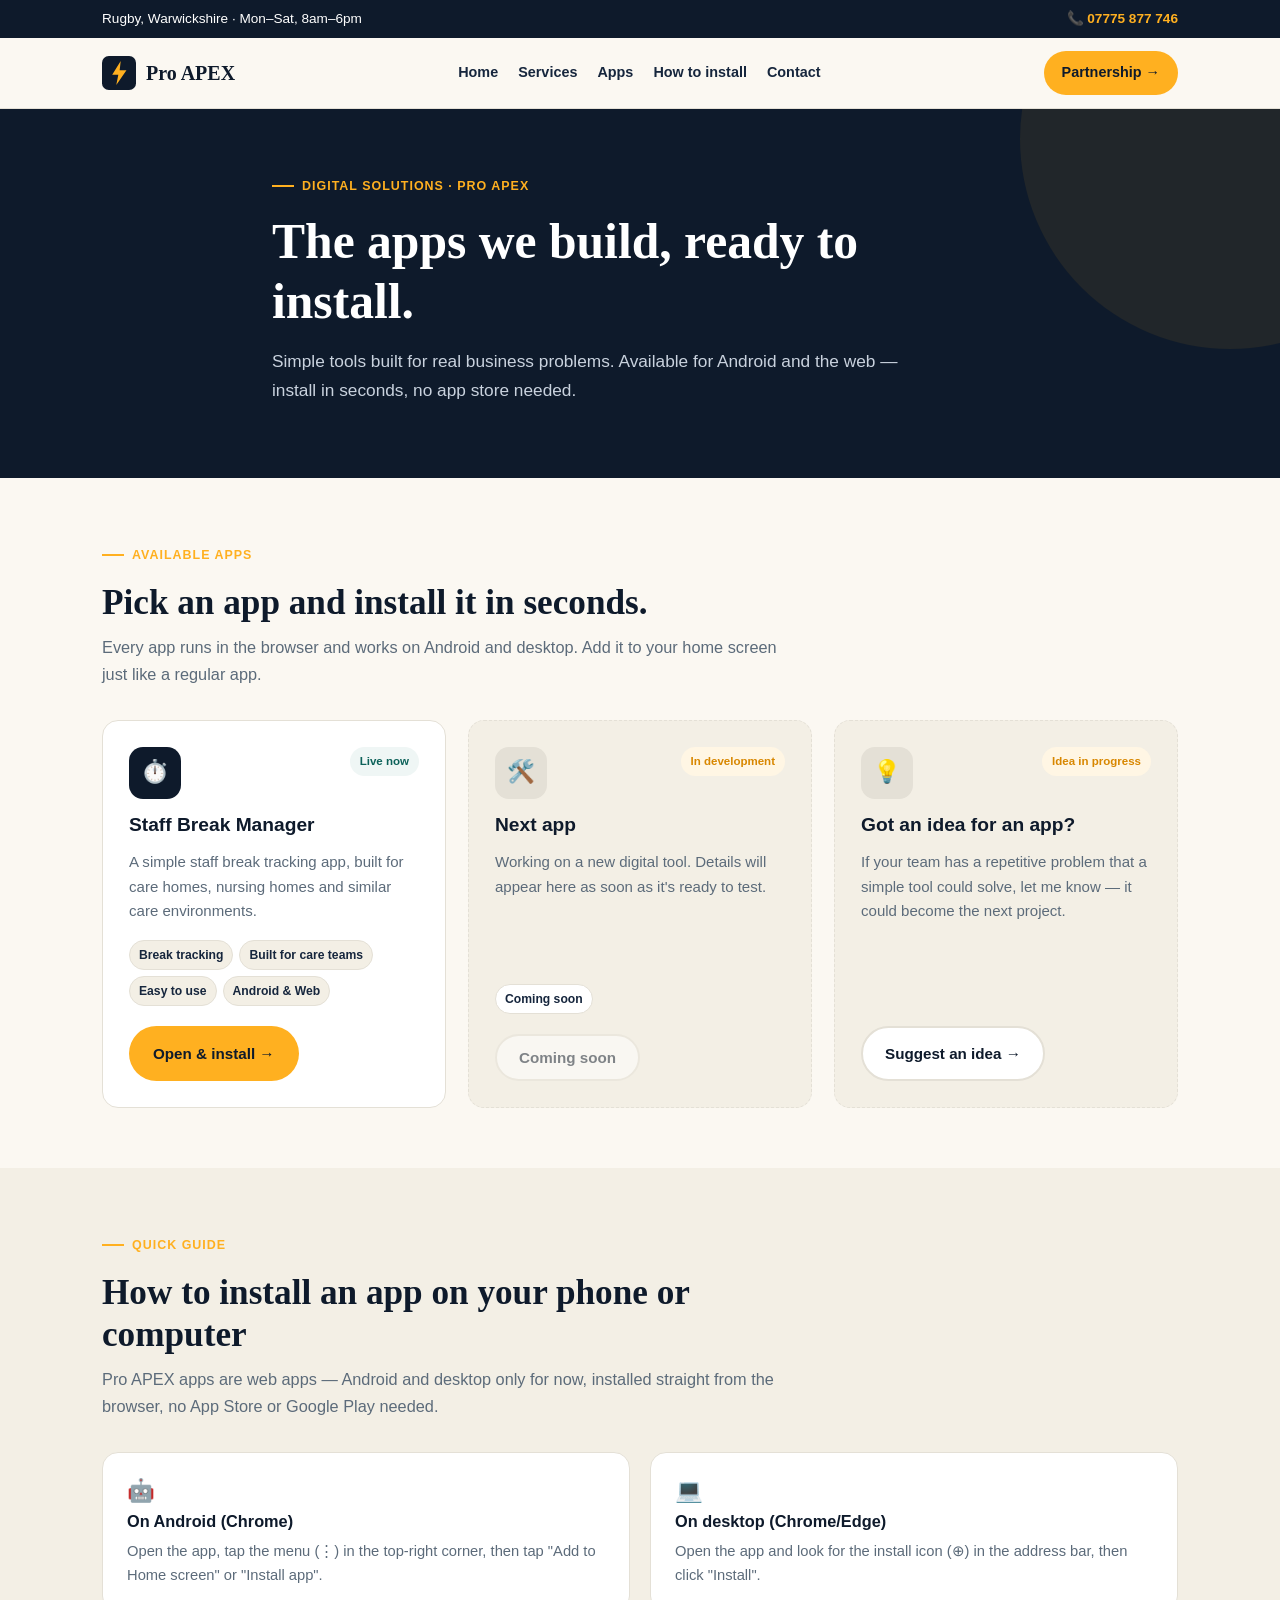
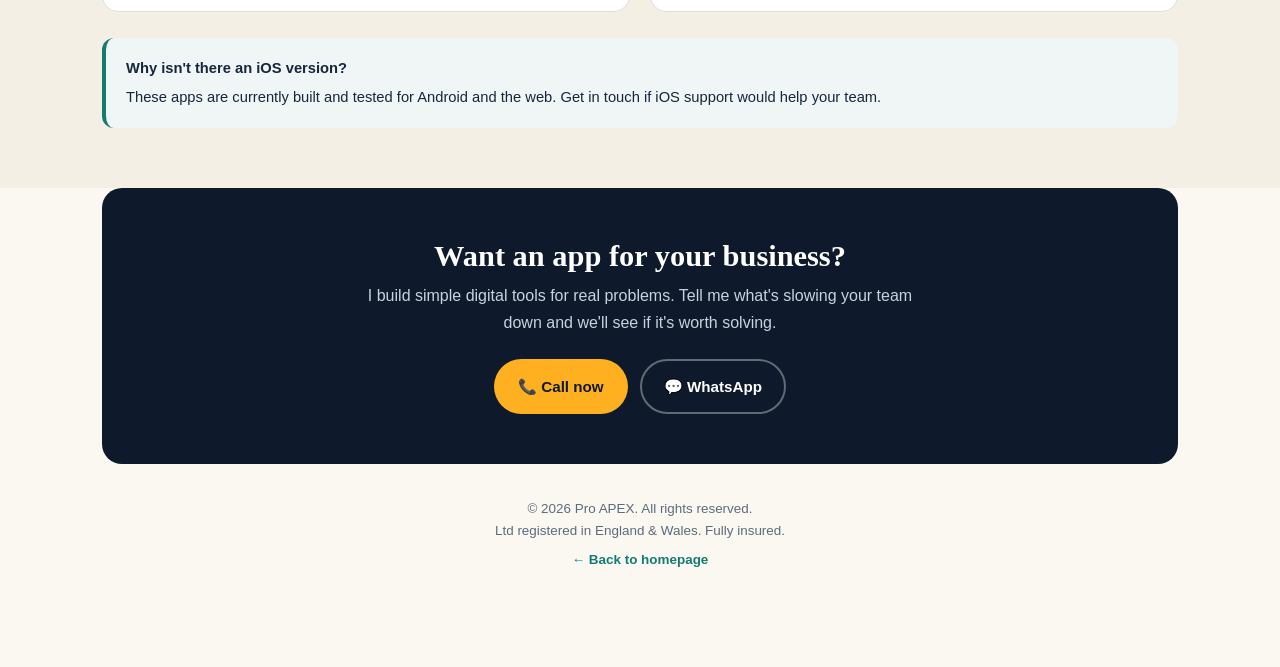
<file: apps.html>
<!DOCTYPE html>
<html lang="en-GB">
<head>
<meta charset="UTF-8">
<meta name="viewport" content="width=device-width, initial-scale=1.0, viewport-fit=cover">

<title>Apps | Pro APEX Digital Solutions</title>

<meta name="description" content="Digital tools built by Pro APEX — simple apps for businesses, available to install on Android and the web.">

<meta name="theme-color" content="#0E1A2B">
<meta name="robots" content="index, follow">

<style>
:root{
  --ink:#0E1A2B;
  --ink-soft:#16263D;
  --ivory:#FBF8F2;
  --white:#fff;
  --amber:#FFB020;
  --amber-deep:#D88700;
  --teal:#127C71;
  --teal-dark:#0D625A;
  --slate:#5C6B7A;
  --line:#E4E0D6;
  --soft:#F3EFE5;
  --soft-teal:#EFF6F5;
  --soft-amber:#FFF6E4;
  --radius:16px;
  --max:1120px;
}

*{margin:0;padding:0;box-sizing:border-box;}
html{scroll-behavior:smooth;}

body{
  font-family:Inter,-apple-system,BlinkMacSystemFont,"Segoe UI",Roboto,Arial,sans-serif;
  color:var(--ink);
  background:var(--ivory);
  line-height:1.65;
  -webkit-font-smoothing:antialiased;
  padding-bottom:70px;
}

h1,h2,h3,h4{font-family:Georgia,"Times New Roman",serif;line-height:1.2;color:var(--ink);}
.container{max-width:var(--max);margin:auto;padding:0 22px;}
a{color:inherit;}

.skip-link{position:absolute;left:-999px;background:var(--amber);padding:10px 16px;z-index:999;}
.skip-link:focus{left:16px;top:16px;}

/* TOP BAR */
.topbar{background:var(--ink);color:#fff;font-size:.85rem;}
.topbar .container{display:flex;justify-content:space-between;align-items:center;gap:8px;padding-top:8px;padding-bottom:8px;flex-wrap:wrap;}
.topbar a{text-decoration:none;color:#fff;}
.topbar .call{color:var(--amber);font-weight:800;}

/* NAV */
nav.main{position:sticky;top:0;z-index:50;background:rgba(251,248,242,.97);backdrop-filter:blur(10px);border-bottom:1px solid var(--line);}
nav.main .container{display:flex;align-items:center;justify-content:space-between;padding-top:13px;padding-bottom:13px;gap:14px;}
.brand{display:flex;align-items:center;gap:10px;text-decoration:none;font:700 1.25rem Georgia,serif;flex-shrink:0;}
.brand-mark{width:34px;height:34px;}
.navlinks{display:flex;gap:20px;font-size:.9rem;font-weight:700;}
.navlinks a{text-decoration:none;color:var(--ink-soft);}
.navlinks a:hover{color:var(--teal);}
.nav-right{display:flex;align-items:center;gap:14px;flex-shrink:0;}
.nav-cta{background:var(--amber);padding:10px 18px;border-radius:999px;text-decoration:none;font-weight:800;font-size:.9rem;white-space:nowrap;}
@media(max-width:850px){.navlinks{display:none;}}

/* BUTTONS */
.btn{display:inline-flex;align-items:center;justify-content:center;gap:8px;padding:13px 22px;border-radius:999px;font-weight:800;text-decoration:none;border:2px solid transparent;transition:.18s;cursor:pointer;font-size:.95rem;font-family:inherit;}
.btn-primary{background:var(--amber);color:var(--ink);}
.btn-primary:hover{background:#ffc34c;transform:translateY(-1px);}
.btn-outline{border-color:var(--line);color:var(--ink);background:#fff;}
.btn-outline:hover{border-color:var(--teal);color:var(--teal-dark);}
.btn-ghost{border-color:rgba(255,255,255,.35);color:#fff;}
.btn-ghost:hover{border-color:#fff;}
.btn[disabled]{opacity:.5;cursor:not-allowed;}
.btn[disabled]:hover{transform:none;}

/* HERO */
.hero{background:var(--ink);color:#fff;padding:60px 0 66px;position:relative;overflow:hidden;}
.hero:after{content:"";position:absolute;width:420px;height:420px;border-radius:50%;right:-160px;top:-180px;background:rgba(255,176,32,.08);}
.hero-inner{position:relative;z-index:2;max-width:780px;}
.eyebrow{display:inline-flex;align-items:center;gap:8px;font-size:.78rem;letter-spacing:.08em;text-transform:uppercase;color:var(--amber);font-weight:800;margin-bottom:16px;}
.eyebrow:before{content:"";width:22px;height:2px;background:var(--amber);}
.hero h1{font-size:clamp(2.1rem,4.6vw,3.1rem);color:#fff;margin-bottom:16px;max-width:760px;}
.hero .lead{font-size:1.08rem;color:#C9D2DE;max-width:650px;margin-bottom:8px;}

/* SECTIONS */
section{padding:60px 0;}
.section-alt{background:var(--soft);}
.section-head{max-width:700px;margin-bottom:32px;}
.section-head h2{font-size:clamp(1.7rem,3vw,2.2rem);}
.section-head p{color:var(--slate);margin-top:10px;font-size:1.02rem;}

/* APP GRID */
.apps-grid{display:grid;grid-template-columns:repeat(auto-fit,minmax(300px,1fr));gap:22px;}
.app-card{background:#fff;border:1px solid var(--line);border-radius:var(--radius);padding:26px;display:flex;flex-direction:column;gap:14px;}
.app-card.is-soon{background:var(--soft);border-style:dashed;}
.app-card-head{display:flex;align-items:flex-start;justify-content:space-between;gap:10px;}
.app-icon{width:52px;height:52px;border-radius:14px;background:var(--ink);display:flex;align-items:center;justify-content:center;font-size:1.4rem;flex-shrink:0;}
.app-card.is-soon .app-icon{background:var(--line);}
.status-badge{padding:5px 10px;border-radius:999px;font-size:.72rem;font-weight:800;white-space:nowrap;}
.status-live{background:var(--soft-teal);color:var(--teal-dark);}
.status-soon{background:var(--soft-amber);color:var(--amber-deep);}
.app-card h3{font-family:inherit;font-size:1.2rem;}
.app-card .app-desc{color:var(--slate);font-size:.94rem;flex-grow:1;}
.app-card .app-tags{display:flex;flex-wrap:wrap;gap:6px;margin-top:2px;}
.app-card .app-tags span{background:var(--soft);border:1px solid var(--line);color:var(--ink-soft);font-size:.76rem;font-weight:700;padding:4px 9px;border-radius:999px;}
.app-card.is-soon .app-tags span{background:#fff;}
.app-card .app-actions{display:flex;gap:10px;flex-wrap:wrap;margin-top:6px;}

/* INSTALL STEPS */
.install-grid{display:grid;grid-template-columns:repeat(auto-fit,minmax(240px,1fr));gap:20px;}
.install-card{background:#fff;border:1px solid var(--line);border-radius:var(--radius);padding:24px;}
.install-card .num{color:var(--teal);font:700 1.4rem Georgia,serif;margin-bottom:8px;display:block;}
.install-card h3{font-family:inherit;font-size:1.02rem;margin-bottom:7px;}
.install-card p{color:var(--slate);font-size:.92rem;}

.note{background:var(--soft-teal);border-left:4px solid var(--teal);border-radius:12px;padding:18px 20px;margin-top:26px;font-size:.92rem;color:var(--ink-soft);}
.note strong{display:block;margin-bottom:5px;}

/* CONTACT */
.contact{background:var(--ink);color:#fff;border-radius:20px;padding:50px 26px;text-align:center;}
.contact h2{color:#fff;font-size:1.9rem;margin-bottom:9px;}
.contact .sub{color:#C9D2DE;margin-bottom:23px;max-width:560px;margin-left:auto;margin-right:auto;}
.contact-actions{display:flex;justify-content:center;gap:12px;flex-wrap:wrap;margin-top:20px;}

/* FOOTER */
footer{text-align:center;padding:34px 20px 25px;color:var(--slate);font-size:.84rem;}
footer a{color:var(--teal);font-weight:700;text-decoration:none;}

.mobile-bar{display:none;position:fixed;left:0;right:0;bottom:0;z-index:100;background:var(--ink);padding:9px 12px calc(9px + env(safe-area-inset-bottom));gap:9px;}
.mobile-bar a{flex:1;text-align:center;padding:11px;border-radius:10px;text-decoration:none;font-weight:800;}
.mobile-bar .call{background:var(--amber);color:var(--ink);}
.mobile-bar .app{background:var(--teal);color:#fff;}
@media(max-width:780px){.mobile-bar{display:flex;}}

:focus-visible{outline:3px solid var(--amber);outline-offset:3px;}

@media(max-width:600px){
  section{padding:44px 0;}
  .hero{padding:44px 0 56px;}
  .hero h1{font-size:1.9rem;}
  .contact{border-radius:0;}
}
</style>
</head>

<body>

<a href="#main" class="skip-link">Skip to main content</a>

<div class="topbar">
  <div class="container">
    <span>Rugby, Warwickshire · Mon–Sat, 8am–6pm</span>
    <div style="display:flex;align-items:center;gap:14px;">
      <a class="call" href="tel:+447775877746">📞 07775 877 746</a>
    </div>
  </div>
</div>

<nav class="main">
  <div class="container">

    <a class="brand" href="index.html" aria-label="Pro APEX home">
      <svg class="brand-mark" viewBox="0 0 100 100" aria-hidden="true">
        <rect width="100" height="100" rx="20" fill="#0E1A2B"/>
        <path d="M55 15 L30 55 L48 55 L42 85 L72 42 L52 42 Z" fill="#FFB020"/>
      </svg>
      Pro APEX
    </a>

    <div class="navlinks">
      <a href="index.html">Home</a>
      <a href="index.html#services">Services</a>
      <a href="#apps">Apps</a>
      <a href="#install">How to install</a>
      <a href="index.html#contact">Contact</a>
    </div>

    <div class="nav-right">
      <a class="nav-cta" href="index.html#business">Partnership →</a>
    </div>

  </div>
</nav>

<main id="main">

<header class="hero">
  <div class="container hero-inner">

    <div class="eyebrow">Digital Solutions · Pro APEX</div>

    <h1>The apps we build, ready to install.</h1>

    <p class="lead">Simple tools built for real business problems. Available for Android and the web — install in seconds, no app store needed.</p>

  </div>
</header>

<!-- APPS GRID -->
<section id="apps">
  <div class="container">

    <div class="section-head">
      <div class="eyebrow">Available apps</div>
      <h2>Pick an app and install it in seconds.</h2>
      <p>Every app runs in the browser and works on Android and desktop. Add it to your home screen just like a regular app.</p>
    </div>

    <div class="apps-grid">

      <!-- LIVE APP -->
      <div class="app-card">
        <div class="app-card-head">
          <div class="app-icon">⏱️</div>
          <span class="status-badge status-live">Live now</span>
        </div>

        <h3>Staff Break Manager</h3>

        <p class="app-desc">A simple staff break tracking app, built for care homes, nursing homes and similar care environments.</p>

        <div class="app-tags">
          <span>Break tracking</span>
          <span>Built for care teams</span>
          <span>Easy to use</span>
          <span>Android &amp; Web</span>
        </div>

        <div class="app-actions">
          <a class="btn btn-primary" href="https://breakclock.app/" target="_blank" rel="noopener">Open &amp; install →</a>
        </div>
      </div>

      <!-- IN DEVELOPMENT -->
      <div class="app-card is-soon">
        <div class="app-card-head">
          <div class="app-icon">🛠️</div>
          <span class="status-badge status-soon">In development</span>
        </div>

        <h3>Next app</h3>

        <p class="app-desc">Working on a new digital tool. Details will appear here as soon as it's ready to test.</p>

        <div class="app-tags">
          <span>Coming soon</span>
        </div>

        <div class="app-actions">
          <button class="btn btn-outline" disabled>Coming soon</button>
        </div>
      </div>

      <!-- IDEA -->
      <div class="app-card is-soon">
        <div class="app-card-head">
          <div class="app-icon">💡</div>
          <span class="status-badge status-soon">Idea in progress</span>
        </div>

        <h3>Got an idea for an app?</h3>

        <p class="app-desc">If your team has a repetitive problem that a simple tool could solve, let me know — it could become the next project.</p>

        <div class="app-actions">
          <a class="btn btn-outline" href="index.html#contact">Suggest an idea →</a>
        </div>
      </div>

    </div>

  </div>
</section>

<!-- HOW TO INSTALL -->
<section id="install" class="section-alt">
  <div class="container">

    <div class="section-head">
      <div class="eyebrow">Quick guide</div>
      <h2>How to install an app on your phone or computer</h2>
      <p>Pro APEX apps are web apps — Android and desktop only for now, installed straight from the browser, no App Store or Google Play needed.</p>
    </div>

    <div class="install-grid">

      <div class="install-card">
        <span class="num">🤖</span>
        <h3>On Android (Chrome)</h3>
        <p>Open the app, tap the menu (⋮) in the top-right corner, then tap "Add to Home screen" or "Install app".</p>
      </div>

      <div class="install-card">
        <span class="num">💻</span>
        <h3>On desktop (Chrome/Edge)</h3>
        <p>Open the app and look for the install icon (⊕) in the address bar, then click "Install".</p>
      </div>

    </div>

    <div class="note">
      <strong>Why isn't there an iOS version?</strong>
      <span>These apps are currently built and tested for Android and the web. Get in touch if iOS support would help your team.</span>
    </div>

  </div>
</section>

<!-- CONTACT -->
<section class="container">
  <div class="contact">

    <h2>Want an app for your business?</h2>
    <p class="sub">I build simple digital tools for real problems. Tell me what's slowing your team down and we'll see if it's worth solving.</p>

    <div class="contact-actions">
      <a class="btn btn-primary" href="tel:+447775877746">📞 Call now</a>
      <a class="btn btn-ghost" href="https://wa.me/447775877746" target="_blank" rel="noopener">💬 WhatsApp</a>
    </div>

  </div>
</section>

</main>

<footer>
  <div class="container">
    <span>© 2026 Pro APEX. All rights reserved.</span>
    <br>
    <span>Ltd registered in England &amp; Wales. Fully insured.</span>
    <div style="margin-top:7px">
      <a href="index.html">← Back to homepage</a>
    </div>
  </div>
</footer>

<div class="mobile-bar">
  <a class="call" href="tel:+447775877746">📞 Call</a>
  <a class="app" href="https://breakclock.app/" target="_blank" rel="noopener">⏱️ Open app</a>
</div>

</body>
</html>
</file>
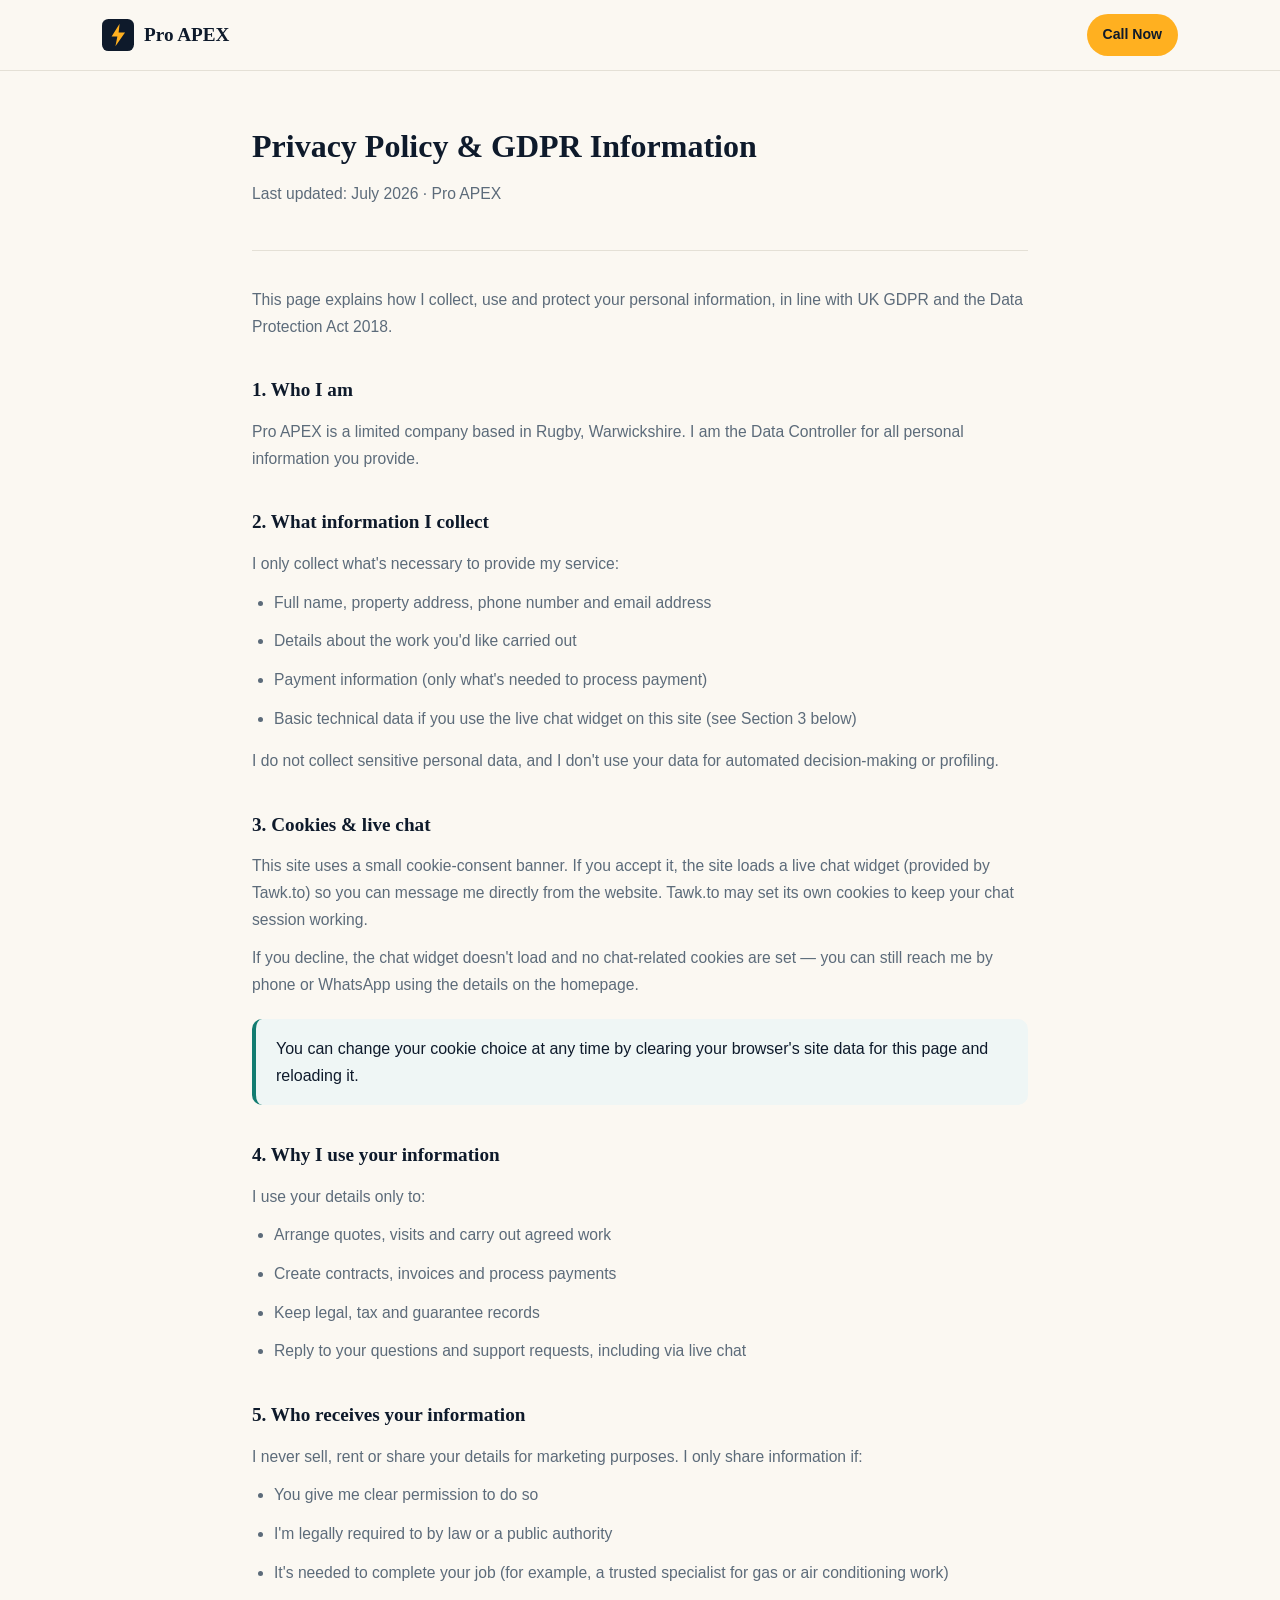
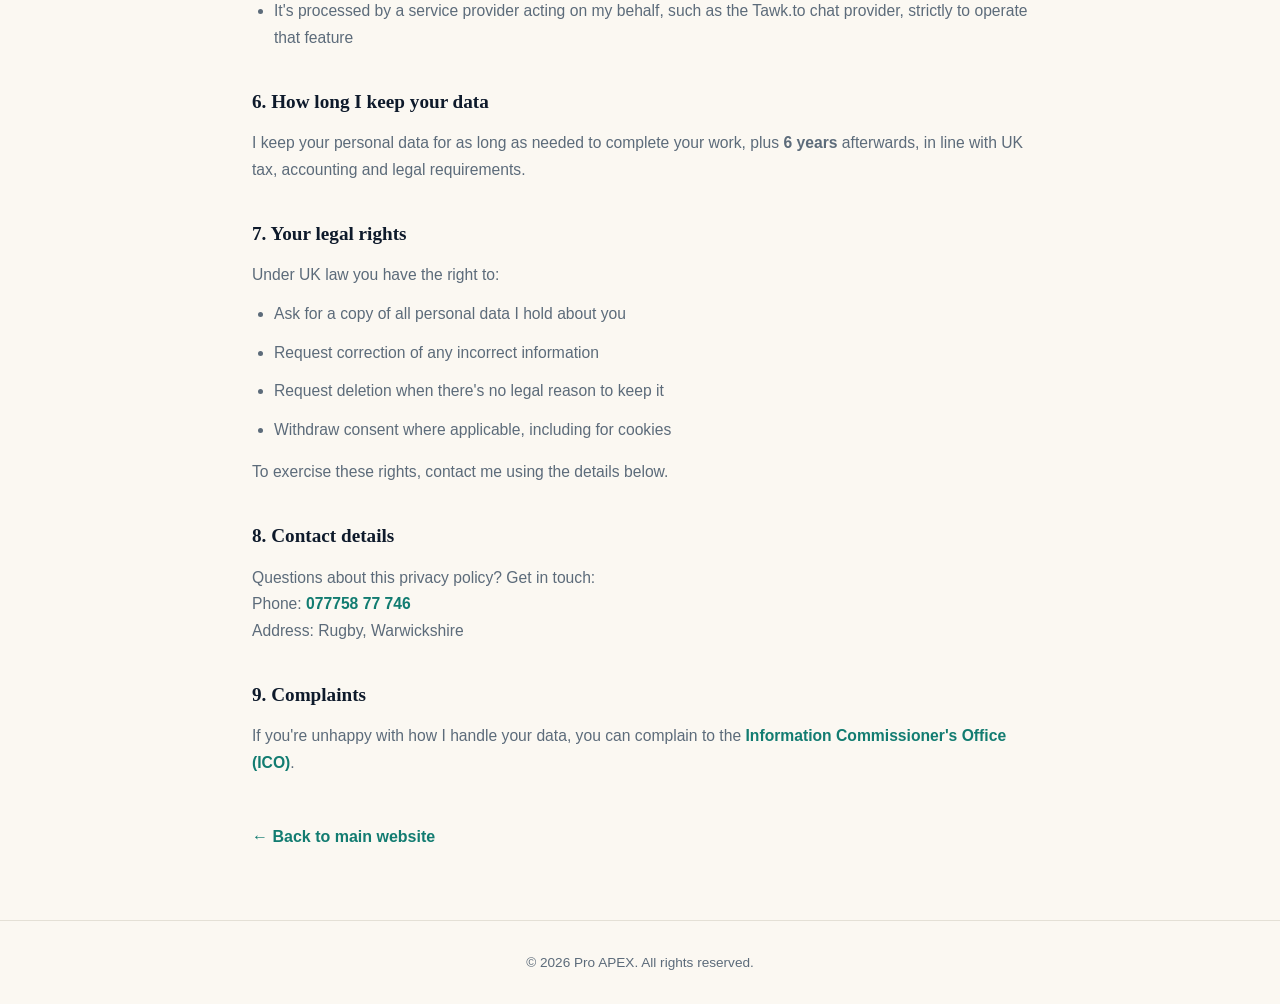
<file: privacy.html>
<!DOCTYPE html>
<html lang="en">
<head>
<meta charset="UTF-8">
<meta name="viewport" content="width=device-width, initial-scale=1.0, viewport-fit=cover">
<title>Privacy Policy | Pro APEX</title>
<meta name="description" content="Privacy Policy and GDPR information for Pro APEX, Rugby.">
<meta name="theme-color" content="#0E1A2B">
<link rel="icon" href="data:image/svg+xml,%3Csvg xmlns='http://www.w3.org/2000/svg' viewBox='0 0 100 100'%3E%3Crect width='100' height='100' rx='20' fill='%230E1A2B'/%3E%3Cpath d='M55 15 L30 55 L48 55 L42 85 L72 42 L52 42 Z' fill='%23FFB020'/%3E%3C/svg%3E">
<style>
  :root{
    --ink:#0E1A2B;
    --ink-soft:#16263D;
    --ivory:#FBF8F2;
    --amber:#FFB020;
    --amber-deep:#E8960A;
    --teal:#127C71;
    --slate:#5C6B7A;
    --line:#E4E0D6;
  }
  *{margin:0;padding:0;box-sizing:border-box;}
  body{
    font-family:'Inter',-apple-system,BlinkMacSystemFont,'Segoe UI',Roboto,Arial,sans-serif;
    color:var(--ink);background:var(--ivory);line-height:1.7;
    -webkit-font-smoothing:antialiased;
  }
  h1,h2{font-family:Georgia,'Times New Roman',serif;font-weight:700;color:var(--ink);}
  .container{max-width:820px;margin:0 auto;padding:0 22px;}
  a{color:var(--teal);text-decoration:none;font-weight:600;}
  a:hover{text-decoration:underline;}

  nav.main{
    background:var(--ivory);border-bottom:1px solid var(--line);
  }
  nav.main .container{
    display:flex;align-items:center;justify-content:space-between;
    padding-top:14px;padding-bottom:14px;max-width:1120px;
  }
  .brand{display:flex;align-items:center;gap:10px;font-family:Georgia,serif;font-weight:700;font-size:1.2rem;color:var(--ink);text-decoration:none;}
  .brand-mark{width:32px;height:32px;}
  .nav-cta{
    background:var(--amber);color:var(--ink);padding:9px 16px;border-radius:999px;font-weight:700;font-size:0.88rem;text-decoration:none;
  }

  header.page-head{padding:48px 0 30px;border-bottom:1px solid var(--line);margin-bottom:36px;}
  header.page-head h1{font-size:2rem;margin-bottom:8px;}
  header.page-head p{color:var(--slate);}

  main{padding-bottom:60px;}
  h2{font-size:1.2rem;margin:34px 0 12px;color:var(--ink);}
  p,li{color:var(--slate);margin-bottom:12px;font-size:0.98rem;}
  ul{margin:6px 0 16px 22px;}

  .highlight{
    background:#EFF6F5;border-left:4px solid var(--teal);padding:16px 20px;border-radius:10px;margin:20px 0;
  }

  .back-link{display:inline-block;margin:34px 0 10px;font-weight:700;}

  footer{
    text-align:center;padding:30px 20px;font-size:0.85rem;color:var(--slate);border-top:1px solid var(--line);
  }
</style>
</head>
<body>

<nav class="main">
  <div class="container">
    <a class="brand" href="index.html">
      <svg class="brand-mark" viewBox="0 0 100 100" xmlns="http://www.w3.org/2000/svg" aria-hidden="true">
        <rect width="100" height="100" rx="20" fill="#0E1A2B"/>
        <path d="M55 15 L30 55 L48 55 L42 85 L72 42 L52 42 Z" fill="#FFB020"/>
      </svg>
      Pro APEX
    </a>
    <a class="nav-cta" href="tel:+447758777746">Call Now</a>
  </div>
</nav>

<main>
  <div class="container">
    <header class="page-head">
      <h1>Privacy Policy & GDPR Information</h1>
      <p>Last updated: July 2026 &middot; Pro APEX</p>
    </header>

    <p>This page explains how I collect, use and protect your personal information, in line with UK GDPR and the Data Protection Act 2018.</p>

    <h2>1. Who I am</h2>
    <p>Pro APEX is a limited company based in Rugby, Warwickshire. I am the Data Controller for all personal information you provide.</p>

    <h2>2. What information I collect</h2>
    <p>I only collect what's necessary to provide my service:</p>
    <ul>
      <li>Full name, property address, phone number and email address</li>
      <li>Details about the work you'd like carried out</li>
      <li>Payment information (only what's needed to process payment)</li>
      <li>Basic technical data if you use the live chat widget on this site (see Section 3 below)</li>
    </ul>
    <p>I do not collect sensitive personal data, and I don't use your data for automated decision-making or profiling.</p>

    <h2>3. Cookies & live chat</h2>
    <p>This site uses a small cookie-consent banner. If you accept it, the site loads a live chat widget (provided by Tawk.to) so you can message me directly from the website. Tawk.to may set its own cookies to keep your chat session working.</p>
    <p>If you decline, the chat widget doesn't load and no chat-related cookies are set — you can still reach me by phone or WhatsApp using the details on the homepage.</p>
    <div class="highlight">
      You can change your cookie choice at any time by clearing your browser's site data for this page and reloading it.
    </div>

    <h2>4. Why I use your information</h2>
    <p>I use your details only to:</p>
    <ul>
      <li>Arrange quotes, visits and carry out agreed work</li>
      <li>Create contracts, invoices and process payments</li>
      <li>Keep legal, tax and guarantee records</li>
      <li>Reply to your questions and support requests, including via live chat</li>
    </ul>

    <h2>5. Who receives your information</h2>
    <p>I never sell, rent or share your details for marketing purposes. I only share information if:</p>
    <ul>
      <li>You give me clear permission to do so</li>
      <li>I'm legally required to by law or a public authority</li>
      <li>It's needed to complete your job (for example, a trusted specialist for gas or air conditioning work)</li>
      <li>It's processed by a service provider acting on my behalf, such as the Tawk.to chat provider, strictly to operate that feature</li>
    </ul>

    <h2>6. How long I keep your data</h2>
    <p>I keep your personal data for as long as needed to complete your work, plus <strong>6 years</strong> afterwards, in line with UK tax, accounting and legal requirements.</p>

    <h2>7. Your legal rights</h2>
    <p>Under UK law you have the right to:</p>
    <ul>
      <li>Ask for a copy of all personal data I hold about you</li>
      <li>Request correction of any incorrect information</li>
      <li>Request deletion when there's no legal reason to keep it</li>
      <li>Withdraw consent where applicable, including for cookies</li>
    </ul>
    <p>To exercise these rights, contact me using the details below.</p>

    <h2>8. Contact details</h2>
    <p>Questions about this privacy policy? Get in touch:<br>
    Phone: <a href="tel:+447775877746">077758 77 746</a><br>
    Address: Rugby, Warwickshire</p>

    <h2>9. Complaints</h2>
    <p>If you're unhappy with how I handle your data, you can complain to the <a href="https://ico.org.uk" target="_blank" rel="noopener">Information Commissioner's Office (ICO)</a>.</p>

    <a href="index.html" class="back-link">← Back to main website</a>
  </div>
</main>

<footer>
  © 2026 Pro APEX. All rights reserved.
</footer>

</body>
</html>
</file>
